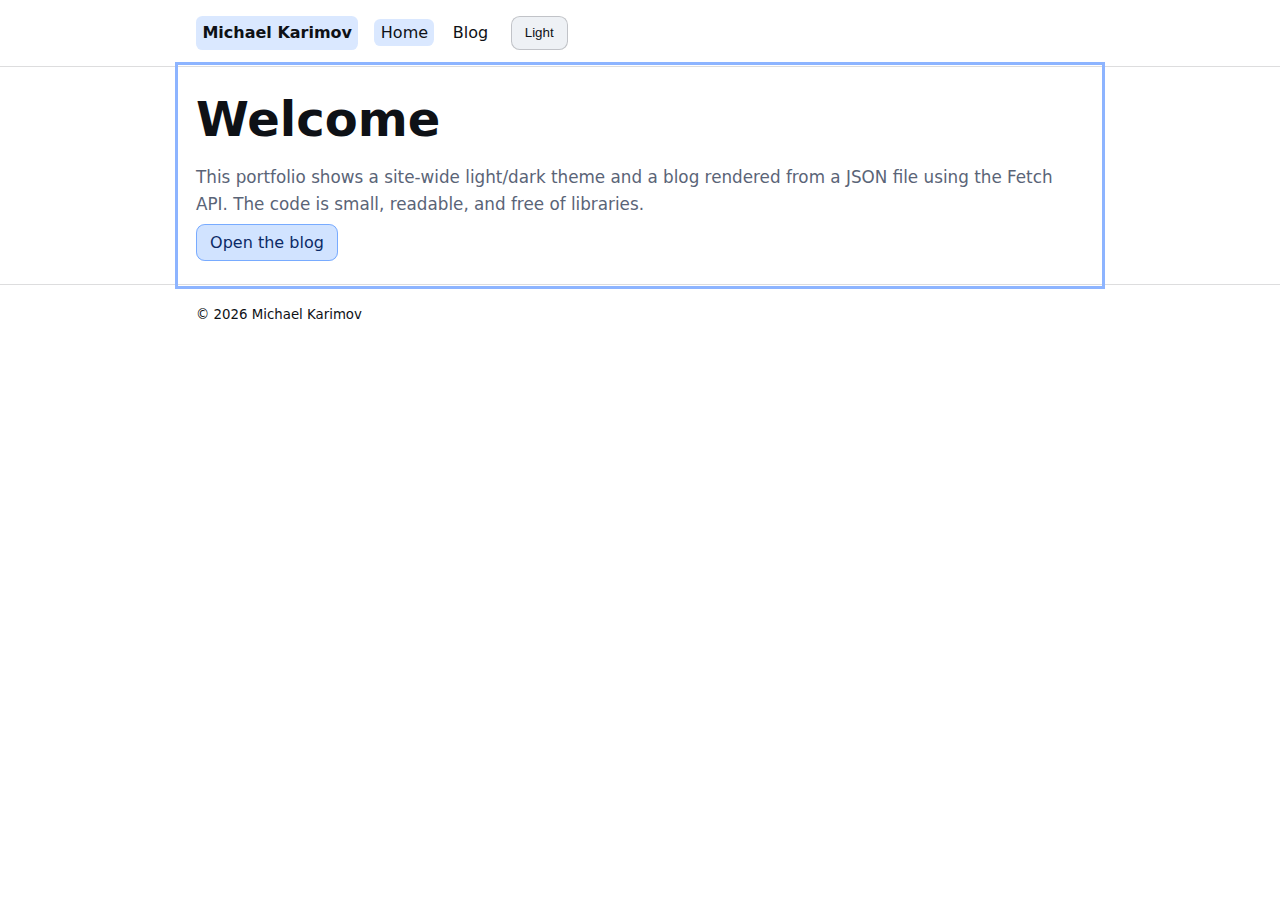
<file: ITEC 3020 - Assignment 2 - 218964072/index.html>
<!doctype html>
<html lang="en" data-theme="light">
  <head>
    <meta charset="utf-8" />
    <meta name="viewport" content="width=device-width, initial-scale=1" />
    <meta name="color-scheme" content="light dark" />
    <meta name="author" content="Michael Karimov" />
    <meta name="theme-color" content="#0a66ff" />
    <title>Michael Karimov — Portfolio</title>
    <meta name="description" content="A compact portfolio demonstrating a site-wide light/dark theme and a blog rendered from JSON using the Fetch API." />

    <!-- Prevent a flash of the wrong theme before CSS loads -->
    <script>
      (function () {
        try {
          var t = localStorage.getItem('theme');
          if (!t && window.matchMedia && window.matchMedia('(prefers-color-scheme: dark)').matches) t = 'dark';
          if (t) document.documentElement.setAttribute('data-theme', t);
        } catch (_) {}
      })();
    </script>

    <link rel="stylesheet" href="css/styles.css" />
    <script defer src="css/scripts.js"></script>
  </head>
  <body>
    <a class="skip" href="#main">Skip to content</a>

    <!-- Header injected via fetch() -->
    <div id="site-header" data-fragment="css/header.html"></div>

    <main id="main" class="container" tabindex="-1">
      <h1 class="page-title">Welcome</h1>
      <p class="lede">
        This portfolio shows a site-wide light/dark theme and a blog rendered
        from a JSON file using the Fetch API. The code is small, readable, and free of libraries.
      </p>
      <p><a class="btn btn-primary" href="blog.html">Open the blog</a></p>
    </main>

    <!-- Footer injected via fetch() -->
    <div id="site-footer" data-fragment="css/footer.html"></div>
  </body>
</html>
</file>
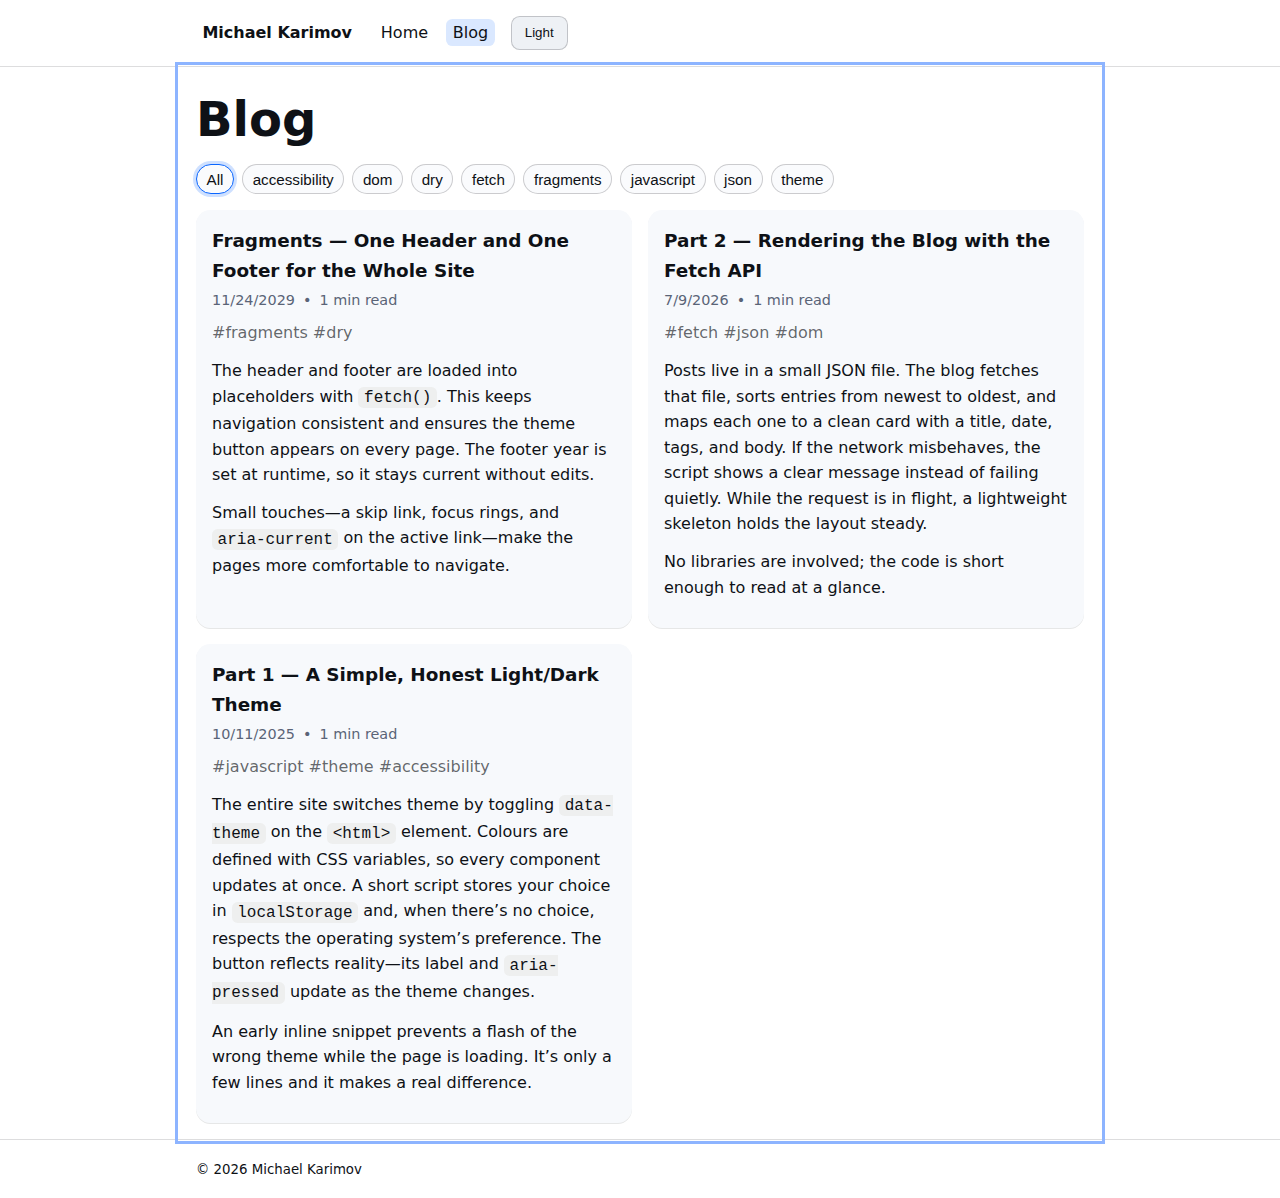
<file: ITEC 3020 - Assignment 2 - 218964072/blog.html>
<!doctype html>
<html lang="en" data-theme="light">
  <head>
    <meta charset="utf-8" />
    <meta name="viewport" content="width=device-width, initial-scale=1" />
    <meta name="color-scheme" content="light dark" />
    <meta name="author" content="Michael Karimov" />
    <title>Blog — Michael Karimov</title>
    <meta name="description" content="Posts loaded with fetch() from JSON, with straightforward filters and thoughtful defaults." />

    <!-- Match system theme early, before styles -->
    <script>
      (function () {
        try {
          var t = localStorage.getItem('theme');
          if (!t && window.matchMedia && window.matchMedia('(prefers-color-scheme: dark)').matches) t = 'dark';
          if (t) document.documentElement.setAttribute('data-theme', t);
        } catch (_) {}
      })();
    </script>

    <link rel="stylesheet" href="css/styles.css" />
    <script defer src="css/scripts.js"></script>
  </head>
  <body>
    <a class="skip" href="#main">Skip to content</a>

    <div id="site-header" data-fragment="css/header.html"></div>

    <main id="main" class="container" tabindex="-1">
      <h1 class="page-title">Blog</h1>
      <noscript><p><strong>Note:</strong> Please enable JavaScript to load posts.</p></noscript>

      <!-- Tag chips appear here when posts load -->
      <div id="blog-controls" class="blog-controls" aria-label="Filter posts"></div>

      <!-- Posts list -->
      <div id="blog-list" class="blog-list" aria-live="polite"></div>

      <!-- Error/status -->
      <div id="blog-error" class="visually-hidden" role="status"></div>
    </main>

    <div id="site-footer" data-fragment="css/footer.html"></div>
  </body>
</html>
</file>
<file: ITEC 3020 - Assignment 2 - 218964072/css/styles.css>
/* Design tokens driven by [data-theme] on <html> */
:root {
  --bg: #ffffff;
  --fg: #0e1116;
  --muted: #5a6477;
  --card: #f7f9fc;
  --link: #0a66ff;
  --accent: #0a66ff;
  --btn-bg: #eef1f5;
  --btn-fg: #0e1116;
  --ring: #8db4ff;
}

html[data-theme="dark"] {
  --bg: #0b0f14;
  --fg: #e6e9ee;
  --muted: #a0a9ba;
  --card: #0f172a;
  --link: #98bdff;
  --accent: #98bdff;
  --btn-bg: #1b2433;
  --btn-fg: #e6e9ee;
  --ring: #a7c2ff;
}

/* Base */
* { box-sizing: border-box; }
html, body { height: 100%; }
body {
  margin: 0;
  color: var(--fg);
  background: var(--bg);
  font: 16px/1.6 system-ui, -apple-system, "Segoe UI", Roboto, Ubuntu, Cantarell, "Helvetica Neue", Arial;
  -webkit-font-smoothing: antialiased;
  text-rendering: optimizeLegibility;
}

a { color: var(--link); text-decoration: none; }
a:hover { text-decoration: underline; }
p { margin: .75rem 0; }

.container { max-width: 920px; margin: 0 auto; padding: 1rem; }
.page-title { font-size: clamp(2rem, 3vw + 1rem, 3rem); line-height: 1.2; margin: .5rem 0 1rem; }
.lede { font-size: 1.05rem; color: var(--muted); }

/* Header/Footer */
.site-header, .site-footer { border-bottom: 1px solid color-mix(in oklab, var(--fg), transparent 86%); }
.site-footer { border-bottom: none; border-top: 1px solid color-mix(in oklab, var(--fg), transparent 86%); }

/* Nav */
.nav { display: flex; align-items: center; gap: 1rem; }
.brand { font-weight: 700; color: var(--fg); }
.nav-links { list-style: none; display: flex; gap: .75rem; margin: 0; padding: 0; }
.nav a { color: var(--fg); padding: .25rem .4rem; border-radius: .4rem; }
.nav a[aria-current="page"] { background: color-mix(in oklab, var(--accent), transparent 85%); }

/* Buttons */
.btn {
  padding: .52rem .82rem;
  border-radius: .55rem;
  border: 1px solid color-mix(in oklab, var(--fg), transparent 80%);
  background: var(--btn-bg);
  color: var(--btn-fg);
  cursor: pointer;
  transition: transform .06s ease, filter .1s ease;
}
.btn:hover { filter: brightness(1.05); transform: translateY(-1px); }
.btn:active { transform: translateY(0); }
.btn-primary {
  background: color-mix(in oklab, var(--accent), white 80%);
  color: #0b2a66;
  border-color: color-mix(in oklab, var(--accent), transparent 55%);
}
html[data-theme="dark"] .btn-primary {
  background: color-mix(in oklab, var(--accent), black 80%);
  color: #dfe8ff;
  border-color: color-mix(in oklab, var(--accent), transparent 50%);
}

/* Blog controls and list */
.blog-controls { display: flex; gap: .5rem; flex-wrap: wrap; margin: .5rem 0 1rem; }
.chip {
  display: inline-flex; align-items: center; gap: .4rem;
  padding: .35rem .6rem;
  border-radius: 999px;
  border: 1px solid color-mix(in oklab, var(--fg), transparent 80%);
  background: color-mix(in oklab, var(--card), var(--bg) 40%);
  color: var(--fg);
  cursor: pointer; font-size: .95rem;
}
.chip[data-active="true"] {
  border-color: var(--accent);
  box-shadow: 0 0 0 3px color-mix(in oklab, var(--accent), transparent 80%);
}

.blog-list { display: grid; grid-template-columns: 1fr; gap: 1rem; }
@media (min-width: 720px) { .blog-list { grid-template-columns: 1fr 1fr; } }

article.card {
  background: var(--card);
  padding: 1rem;
  border-radius: .9rem;
  box-shadow: 0 1px 0 color-mix(in oklab, var(--fg), transparent 90%);
}
.card h2 { margin: 0 0 .25rem 0; font-size: 1.15rem; }
.card .meta { display: flex; gap: .5rem; align-items: center; color: var(--muted); font-size: .9rem; }
.card .tags { margin-top: .5rem; color: color-mix(in oklab, var(--fg), transparent 35%); }

/* Code samples follow the theme */
code,
pre code {
  font-family: ui-monospace, SFMono-Regular, Menlo, Consolas, "Liberation Mono", monospace;
  background: color-mix(in oklab, var(--bg), var(--fg) 6%);
  color: var(--fg);
  padding: 0.1em 0.35em;
  border-radius: 0.35rem;
}
pre {
  background: color-mix(in oklab, var(--bg), var(--fg) 6%);
  padding: 0.75rem;
  border-radius: 0.75rem;
  overflow: auto;
}
pre code { background: transparent; padding: 0; }

/* Loading skeletons while fetch runs */
.skel {
  border-radius: .9rem; height: 110px;
  background: linear-gradient(90deg,
    color-mix(in oklab, var(--fg), transparent 93%),
    color-mix(in oklab, var(--fg), transparent 88%),
    color-mix(in oklab, var(--fg), transparent 93%));
  background-size: 200% 100%; animation: shimmer 1.2s infinite;
}
@keyframes shimmer { 0% { background-position: 200% 0; } 100% { background-position: -200% 0; } }

/* A11y */
.skip { position: absolute; left: -9999px; top: 0; padding: .5rem .75rem; background: var(--card); color: var(--fg); border-radius: .5rem; }
.skip:focus { left: .5rem; top: .5rem; }
:focus-visible { outline: 3px solid var(--ring); outline-offset: 2px; }
@media (prefers-reduced-motion: reduce) { * { transition: none !important; animation: none !important; } }

.visually-hidden { position: absolute; left: -9999px; width: 1px; height: 1px; overflow: hidden; }
.muted { color: var(--muted); }
</file>
